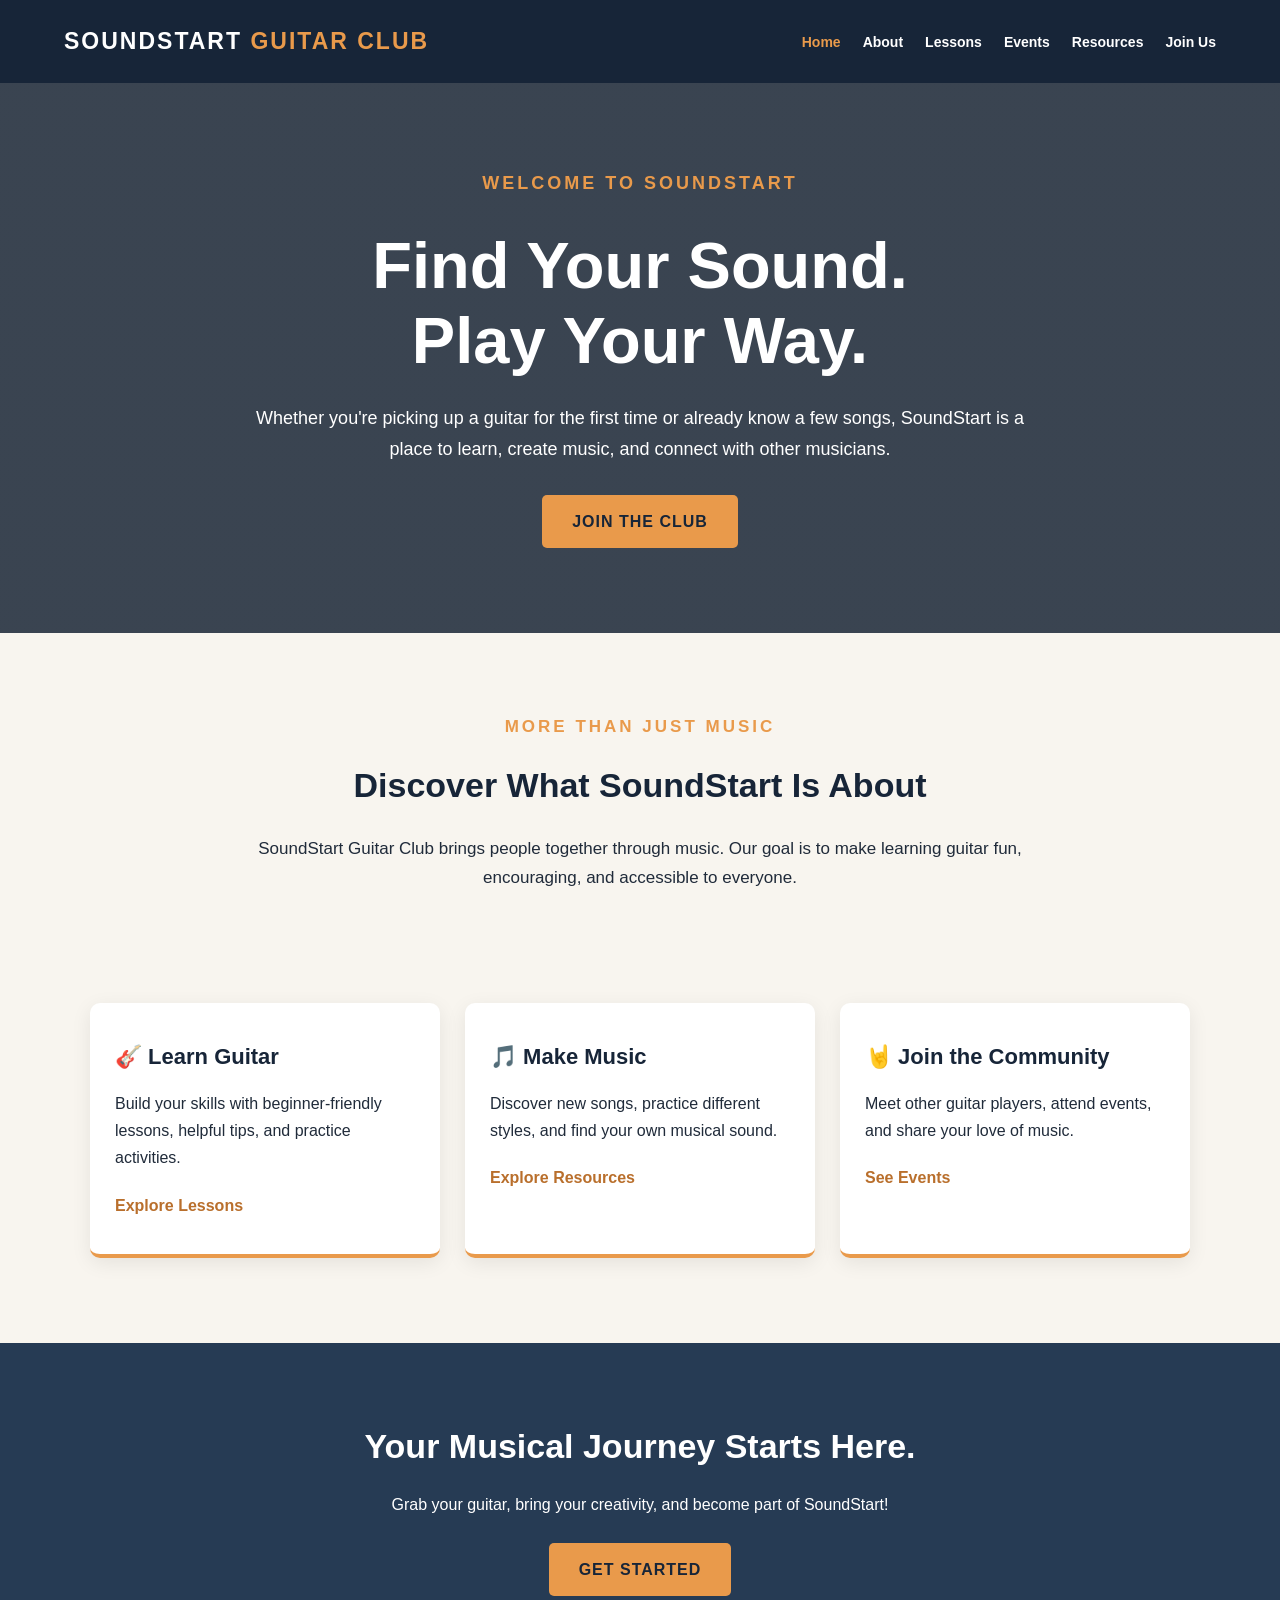
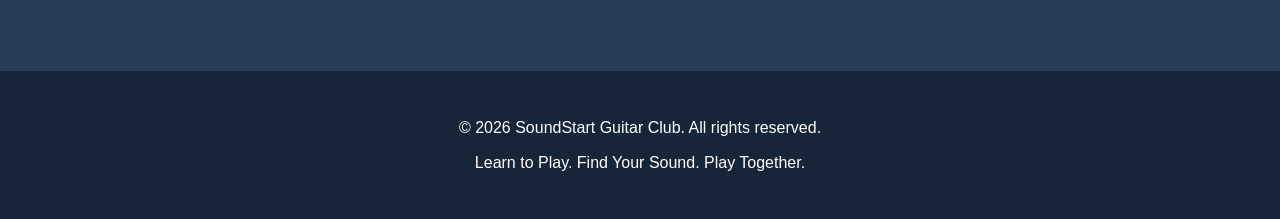
<file: index.html>
<!DOCTYPE html>
<html lang="en">
<head>
    <meta charset="UTF-8">
    <meta name="viewport" content="width=device-width, initial-scale=1.0">
    <meta name="description" content="Welcome to SoundStart Guitar Club! Learn guitar, make friends, practice music, and discover your sound.">
    <meta name="keywords" content="guitar club, beginner guitar lessons, teen musicians, guitar practice">
    <meta name="author" content="SoundStart Guitar Club">
    <title>SoundStart Guitar Club | Find Your Sound</title>
    <link rel="stylesheet" href="style.css">
</head>

<body>

    <!-- Header and Navigation -->
    <header>
        <div class="logo">
            SOUNDSTART<span> GUITAR CLUB</span>
        </div>

        <nav aria-label="Main navigation">
            <ul>
                <li><a href="index.html" aria-current="page">Home</a></li>
                <li><a href="about.html">About</a></li>
                <li><a href="lessons.html">Lessons</a></li>
                <li><a href="events.html">Events</a></li>
                <li><a href="resources.html">Resources</a></li>
                <li><a href="join.html">Join Us</a></li>
            </ul>
        </nav>
    </header>

    <!-- Main Hero Section -->
    <main>
        <section class="hero">
            <div class="hero-content">
                <p class="eyebrow">WELCOME TO SOUNDSTART</p>

                <h1>Find Your Sound.<br>Play Your Way.</h1>

                <p>
                    Whether you're picking up a guitar for the first time
                    or already know a few songs, SoundStart is a place to
                    learn, create music, and connect with other musicians.
                </p>

                <a href="join.html" class="button">JOIN THE CLUB</a>
            </div>
        </section>

        <!-- Introduction -->
        <section class="intro">
            <p class="eyebrow">MORE THAN JUST MUSIC</p>
            <h2>Discover What SoundStart Is About</h2>

            <p>
                SoundStart Guitar Club brings people together through
                music. Our goal is to make learning guitar fun,
                encouraging, and accessible to everyone.
            </p>
        </section>

        <!-- Three Feature Cards -->
        <section class="features">
            <div class="feature-card">
                <h3>🎸 Learn Guitar</h3>
                <p>
                    Build your skills with beginner-friendly lessons,
                    helpful tips, and practice activities.
                </p>
                <a href="lessons.html">Explore Lessons</a>
            </div>

            <div class="feature-card">
                <h3>🎵 Make Music</h3>
                <p>
                    Discover new songs, practice different styles,
                    and find your own musical sound.
                </p>
                <a href="resources.html">Explore Resources</a>
            </div>

            <div class="feature-card">
                <h3>🤘 Join the Community</h3>
                <p>
                    Meet other guitar players, attend events,
                    and share your love of music.
                </p>
                <a href="events.html">See Events</a>
            </div>
        </section>

        <!-- Call to Action -->
        <section class="cta">
            <h2>Your Musical Journey Starts Here.</h2>
            <p>
                Grab your guitar, bring your creativity,
                and become part of SoundStart!
            </p>
            <a href="join.html" class="button">GET STARTED</a>
        </section>

    </main>

    <!-- Footer -->
    <footer>
        <p>&copy; 2026 SoundStart Guitar Club. All rights reserved.</p>
        <p>Learn to Play. Find Your Sound. Play Together.</p>
    </footer>

</body>
</html>
</file>
<file: style.css>
/* ==========================================
   SOUNDSTART GUITAR CLUB
   Main Website Stylesheet
   Created for the Final Website Project
========================================== */

/* 1. GENERAL PAGE STYLES */

* {
    margin: 0;
    padding: 0;
    box-sizing: border-box;
}

html {
    scroll-behavior: smooth;
}

body {
    font-family: Arial, Helvetica, sans-serif;
    background-color: #f8f5ef;
    color: #202b3a;
    line-height: 1.7;
}

img {
    max-width: 100%;
    height: auto;
}

a {
    color: #b96f2c;
}

a:focus-visible,
button:focus-visible {
    outline: 3px solid #e99a4b;
    outline-offset: 4px;
}

/* 2. HEADER AND NAVIGATION */

header {
    background-color: #172538;
    color: white;
    padding: 22px 5%;
    display: flex;
    justify-content: space-between;
    align-items: center;
    flex-wrap: wrap;
    gap: 20px;
}

.logo {
    font-size: 23px;
    font-weight: bold;
    letter-spacing: 2px;
}

.logo span {
    color: #e99a4b;
}

nav ul {
    list-style: none;
    display: flex;
    gap: 22px;
    flex-wrap: wrap;
}

nav a {
    color: white;
    text-decoration: none;
    font-size: 14px;
    font-weight: bold;
    transition: color 0.3s ease;
}

nav a:hover,
nav a[aria-current="page"] {
    color: #e99a4b;
}

/* 3. HERO SECTION */

.hero {
    min-height: 550px;

    background:
        linear-gradient(
            rgba(16, 29, 46, 0.82),
            rgba(16, 29, 46, 0.82)
        ),
        url("https://images.unsplash.com/photo-1510915361894-db8b60106cb1?auto=format&fit=crop&w=1600&q=85");

    background-size: cover;
    background-position: center;

    display: flex;
    align-items: center;
    justify-content: center;

    text-align: center;
    color: white;
    padding: 60px 20px;
}

.hero-content {
    max-width: 800px;
}

.eyebrow {
    color: #e99a4b;
    font-weight: bold;
    letter-spacing: 3px;
    font-size: 13px;
    margin-bottom: 15px;
}

.hero h1 {
    font-size: clamp(40px, 7vw, 65px);
    line-height: 1.15;
    margin-bottom: 25px;
}

.hero p {
    font-size: 18px;
    margin-bottom: 30px;
}

/* 4. BUTTONS */

.button {
    display: inline-block;
    background-color: #e99a4b;
    color: #172538;
    text-decoration: none;
    padding: 13px 30px;
    border-radius: 5px;
    font-weight: bold;
    letter-spacing: 1px;
    transition: 0.3s ease;
}

.button:hover {
    background-color: #f7bd7e;
    transform: translateY(-2px);
}

/* 5. INTRODUCTION SECTION */

.intro {
    max-width: 850px;
    margin: auto;
    padding: 80px 25px;
    text-align: center;
}

.intro h2 {
    font-size: 34px;
    color: #172538;
    margin-bottom: 20px;
}

.intro p {
    font-size: 17px;
}

/* 6. FEATURE CARDS - CSS GRID */

.features {
    max-width: 1150px;
    margin: auto;
    padding: 30px 25px 85px;

    display: grid;

    grid-template-columns:
        repeat(auto-fit, minmax(230px, 1fr));

    gap: 25px;
}

.feature-card {
    background-color: white;
    padding: 35px 25px;
    border-radius: 10px;

    box-shadow:
        0 5px 20px rgba(0, 0, 0, 0.08);

    border-bottom: 4px solid #e99a4b;

    transition: transform 0.3s ease;
}

.feature-card:hover {
    transform: translateY(-5px);
}

.feature-card h3 {
    color: #172538;
    font-size: 22px;
    margin-bottom: 15px;
}

.feature-card p {
    margin-bottom: 20px;
}

.feature-card a {
    font-weight: bold;
    text-decoration: none;
}

.feature-card a:hover {
    text-decoration: underline;
}

/* 7. CALL TO ACTION SECTION */

.cta {
    background-color: #263b54;
    color: white;
    text-align: center;
    padding: 75px 20px;
}

.cta h2 {
    font-size: 34px;
    margin-bottom: 15px;
}

.cta p {
    margin-bottom: 25px;
}

/* 8. ADDITIONAL PAGE STYLES */

.container {
    width: 90%;
    max-width: 1150px;
    margin: auto;
}

.page-banner {
    background-color: #263b54;
    color: white;
    text-align: center;
    padding: 70px 20px;
}

.page-banner h1 {
    font-size: 42px;
    margin-bottom: 10px;
}

section {
    padding-top: 55px;
    padding-bottom: 55px;
}

.section-title {
    text-align: center;
    margin-bottom: 35px;
}

.section-title h2 {
    font-size: 32px;
    color: #172538;
}

/* 9. FLEXBOX LAYOUT */

.flex-content {
    display: flex;
    align-items: center;
    gap: 35px;
    flex-wrap: wrap;
}

.flex-content > div {
    flex: 1 1 300px;
}

.flex-content img {
    border-radius: 10px;
}

/* 10. GENERAL CARD GRID */

.grid {
    display: grid;
    grid-template-columns:
        repeat(auto-fit, minmax(230px, 1fr));
    gap: 25px;
}

.card {
    background: white;
    padding: 25px;
    border-radius: 10px;
    box-shadow: 0 4px 15px rgba(0, 0, 0, 0.08);
}

.card h3 {
    color: #b96f2c;
    margin-bottom: 12px;
}

.card img {
    width: 100%;
    height: 180px;
    object-fit: cover;
    border-radius: 8px;
    margin-bottom: 15px;
}

/* 11. LISTS */

.content-list {
    padding-left: 25px;
    margin: 15px 0;
}

.content-list li {
    margin-bottom: 10px;
}

/* 12. TABLES */

table {
    width: 100%;
    border-collapse: collapse;
    margin: 25px 0;
    background-color: white;
}

th,
td {
    padding: 14px;
    border: 1px solid #ddd;
    text-align: left;
}

th {
    background-color: #172538;
    color: white;
}

/* 13. CONTACT FORM */

form {
    max-width: 650px;
    margin: auto;
    padding: 30px;
    background-color: white;
    border-radius: 10px;
}

label {
    display: block;
    font-weight: bold;
    margin: 15px 0 5px;
}

input,
select,
textarea {
    width: 100%;
    padding: 12px;
    border: 1px solid #aaa;
    border-radius: 5px;
    font: inherit;
}

textarea {
    min-height: 120px;
}

input:focus,
select:focus,
textarea:focus {
    outline: 3px solid #e99a4b;
}

/* 14. FOOTER */

footer {
    background-color: #172538;
    color: white;
    text-align: center;
    padding: 35px 20px;
}

footer p {
    margin: 8px 0;
}

footer a {
    color: #f2ae68;
}

/* 15. MOBILE RESPONSIVE DESIGN */

@media screen and (max-width: 750px) {

    header {
        flex-direction: column;
        text-align: center;
    }

    nav ul {
        justify-content: center;
        gap: 14px;
    }

    .hero {
        min-height: 450px;
    }

    .hero h1 {
        font-size: 40px;
    }

    .intro h2,
    .cta h2 {
        font-size: 27px;
    }

    .page-banner h1 {
        font-size: 32px;
    }

    section {
        padding-top: 40px;
        padding-bottom: 40px;
    }

    table {
        font-size: 14px;
    }
}

/* TABLE STYLING */

table {
    width: 100%;
    max-width: 800px;
    margin: 25px auto;
    border-collapse: collapse;
    background-color: white;
}

th, td {
    padding: 15px;
    border: 1px solid #ddd;
    text-align: left;
}

th {
    background-color: #182d35;
    color: white;
}

tr:nth-child(even) {
    background-color: #f0eee8;
}

/* GALLERY GRID */

.gallery-grid {
    display: grid;
    grid-template-columns: repeat(2, 1fr);
    gap: 25px;
    max-width: 1000px;
    margin: 30px auto;
}

.gallery-item {
    background-color: white;
    padding: 15px;
    border-radius: 10px;
    box-shadow: 0 4px 12px rgba(0,0,0,0.1);
}

.gallery-item img {
    width: 100%;
    height: 250px;
    object-fit: cover;
    border-radius: 6px;
}

.gallery-item h3 {
    margin-top: 12px;
    color: #182d35;
}

/* GENERAL CONTENT SPACING */

.intro ul,
.features ul {
    max-width: 650px;
    margin: 20px auto;
    padding-left: 25px;
    text-align: left;
}

.intro h1 {
    color: #182d35;
    font-size: 38px;
    margin-bottom: 20px;
}

/* MOBILE GALLERY */

@media (max-width: 800px) {
    .gallery-grid {
        grid-template-columns: 1fr;
    }

    table {
        font-size: 14px;
    }

    th, td {
        padding: 10px;
    }
}
</file>
